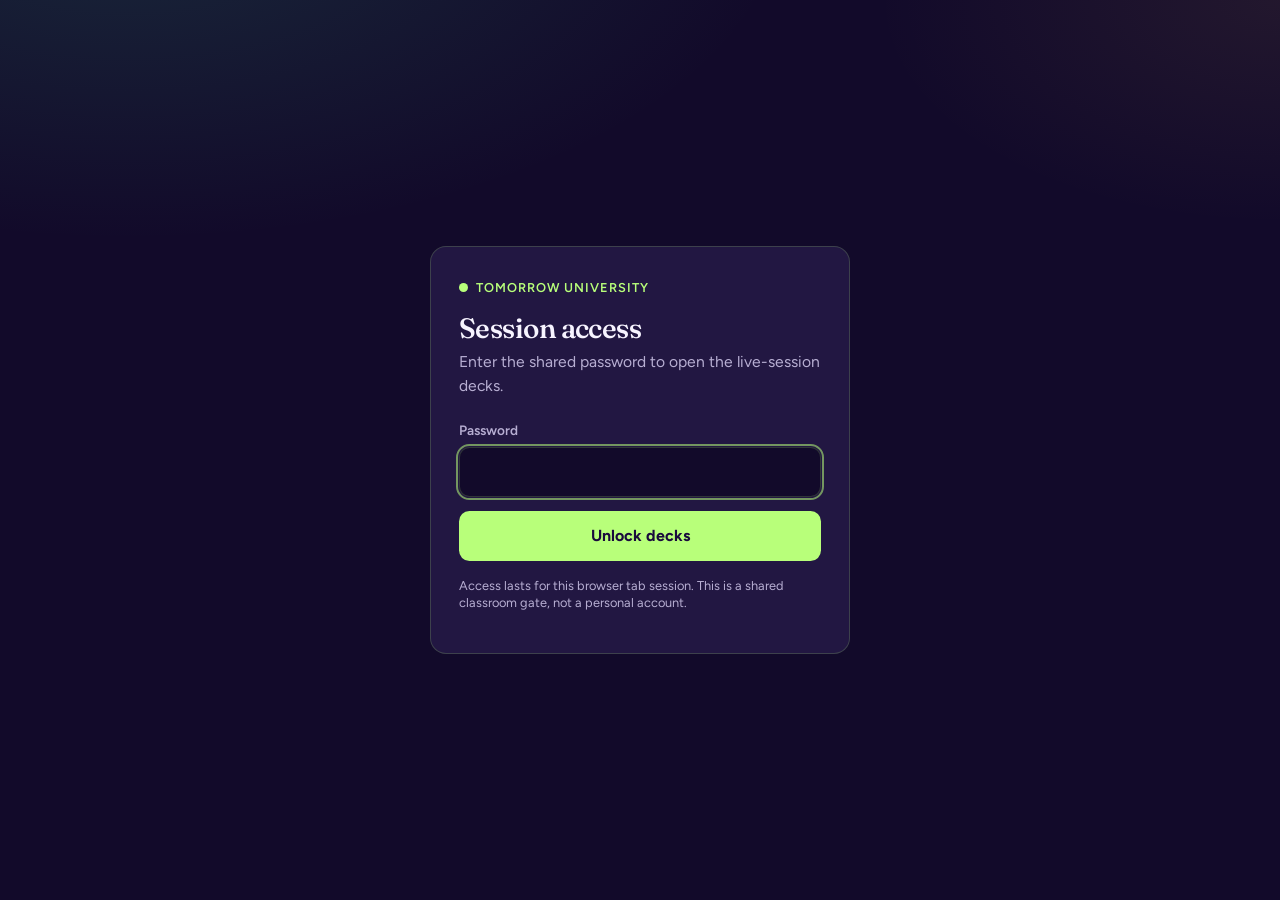
<file: index.html>
<!DOCTYPE html>
<html lang="en">
  <head>
    <meta charset="utf-8" />
    <meta name="viewport" content="width=device-width, initial-scale=1" />
    <title>ToU — New Technologies Challenge</title>
    <meta
      name="description"
      content="Live session decks for Tomorrow University New Technologies challenges."
    />
    <link rel="preconnect" href="https://fonts.googleapis.com" />
    <link rel="preconnect" href="https://fonts.gstatic.com" crossorigin />
    <link
      href="https://fonts.googleapis.com/css2?family=Figtree:wght@400;500;600;700&family=Fraunces:opsz,wght@9..144,500;9..144,600&display=swap"
      rel="stylesheet"
    />
    <link rel="stylesheet" href="assets/site.css" />
    <script src="assets/auth-config.js"></script>
    <script src="assets/auth.js"></script>
    <script>
      TouAuth.requireAuth();
    </script>
  </head>
  <body>
    <main class="wrap">
      <p class="eyebrow">Tomorrow University</p>
      <h1>New Technologies Challenge</h1>
      <p class="lede">
        Live-session decks for challenge kick-offs, discussions, and reflections.
        Open a session, press <strong>F</strong> for fullscreen, and present from
        any browser.
      </p>

      <div class="grid cols-2">
        <a class="card" href="challenges/internet-of-things/">
          <h2>Internet of Things</h2>
          <p>
            Sense, connect, decide, act — from micro:bit and MakeCode to a
            Thunkable control dashboard.
          </p>
          <div class="meta">
            <span class="pill accent">Live</span>
            <span class="pill">Kick-Off ready</span>
          </div>
        </a>
        <div class="card" aria-disabled="true" style="opacity: 0.72">
          <h2>More challenges</h2>
          <p>
            Add the next New Technologies challenge here when you revamp its
            live sessions.
          </p>
          <div class="meta">
            <span class="pill">Coming soon</span>
          </div>
        </div>
      </div>

      <section class="section">
        <h2>Quick open</h2>
        <div class="list">
          <a href="challenges/internet-of-things/kick-off/">
            <strong>IoT — Kick-Off</strong>
            <span>60 min · Reveal.js</span>
          </a>
        </div>
        <p class="hint">
          Tip: speaker notes with <strong>S</strong>, overview with
          <strong>Esc</strong>.
        </p>
      </section>

      <p class="foot">
        Maintained by
        <a href="https://github.com/andreamagazzini">Andrea Magazzini</a>
        ·
        <a href="https://github.com/andreamagazzini/tou-new-technologies-challenge"
          >Source on GitHub</a
        >
      </p>
    </main>
  </body>
</html>
</file>
<file: assets/site.css>
/* Hide page chrome until auth.js marks the document as unlocked */
html:not(.tou-authed) body {
  visibility: hidden;
}
html.tou-authed body,
html.tou-login body {
  visibility: visible;
}

:root {
  --bg: #120a2a;
  --bg-elevated: #1a1236;
  --surface: #241a45;
  --text: #f7f4ff;
  --muted: #b7aed2;
  --accent: #b8ff7a;
  --accent-dim: #4214b7;
  --line: rgba(184, 255, 122, 0.18);
  --warning: #e6b35a;
  --font-display: "Fraunces", Georgia, serif;
  --font-body: "Figtree", system-ui, sans-serif;
}

* {
  box-sizing: border-box;
}

html,
body {
  margin: 0;
  min-height: 100%;
  background:
    radial-gradient(1200px 600px at 10% -10%, rgba(61, 190, 140, 0.16), transparent 55%),
    radial-gradient(900px 500px at 100% 0%, rgba(230, 179, 90, 0.08), transparent 45%),
    var(--bg);
  color: var(--text);
  font-family: var(--font-body);
  line-height: 1.5;
}

a {
  color: inherit;
  text-decoration: none;
}

.wrap {
  width: min(960px, calc(100% - 2.5rem));
  margin: 0 auto;
  padding: 3.5rem 0 4rem;
}

.eyebrow {
  display: inline-flex;
  align-items: center;
  gap: 0.5rem;
  margin: 0 0 1rem;
  color: var(--accent);
  font-size: 0.8rem;
  font-weight: 600;
  letter-spacing: 0.08em;
  text-transform: uppercase;
}

.eyebrow::before {
  content: "";
  width: 0.55rem;
  height: 0.55rem;
  border-radius: 999px;
  background: var(--accent);
}

h1 {
  margin: 0 0 0.75rem;
  font-family: var(--font-display);
  font-size: clamp(2.2rem, 5vw, 3.4rem);
  font-weight: 550;
  line-height: 1.1;
  letter-spacing: -0.02em;
}

.lede {
  max-width: 38rem;
  margin: 0 0 2.5rem;
  color: var(--muted);
  font-size: 1.1rem;
}

.grid {
  display: grid;
  gap: 1rem;
}

@media (min-width: 720px) {
  .grid.cols-2 {
    grid-template-columns: 1.2fr 0.8fr;
  }
}

.card {
  display: block;
  padding: 1.35rem 1.4rem;
  border: 1px solid var(--line);
  border-radius: 1rem;
  background: color-mix(in srgb, var(--surface) 88%, transparent);
  transition: border-color 160ms ease, transform 160ms ease;
}

.card:hover {
  border-color: color-mix(in srgb, var(--accent) 55%, var(--line));
  transform: translateY(-2px);
}

.card h2 {
  margin: 0 0 0.4rem;
  font-family: var(--font-display);
  font-size: 1.45rem;
  font-weight: 550;
}

.card p {
  margin: 0;
  color: var(--muted);
  font-size: 0.98rem;
}

.meta {
  display: flex;
  flex-wrap: wrap;
  gap: 0.5rem;
  margin: 1rem 0 0;
}

.pill {
  display: inline-flex;
  padding: 0.25rem 0.65rem;
  border: 1px solid var(--line);
  border-radius: 999px;
  color: var(--muted);
  font-size: 0.78rem;
}

.pill.accent {
  border-color: color-mix(in srgb, var(--accent) 45%, var(--line));
  color: var(--accent);
}

.section {
  margin-top: 2.75rem;
}

.section h2 {
  margin: 0 0 1rem;
  font-family: var(--font-display);
  font-size: 1.35rem;
  font-weight: 550;
}

.list {
  display: grid;
  gap: 0.75rem;
}

.list a {
  display: flex;
  justify-content: space-between;
  gap: 1rem;
  align-items: baseline;
  padding: 1rem 1.1rem;
  border: 1px solid var(--line);
  border-radius: 0.85rem;
  background: var(--bg-elevated);
}

.list a:hover {
  border-color: color-mix(in srgb, var(--accent) 50%, var(--line));
}

.list strong {
  font-weight: 600;
}

.list span {
  color: var(--muted);
  font-size: 0.9rem;
}

.foot {
  margin-top: 3rem;
  padding-top: 1.25rem;
  border-top: 1px solid var(--line);
  color: var(--muted);
  font-size: 0.9rem;
}

.foot a {
  color: var(--accent);
  text-decoration: underline;
  text-underline-offset: 3px;
}

.hint {
  margin: 0.75rem 0 0;
  color: var(--muted);
  font-size: 0.88rem;
}
</file>
